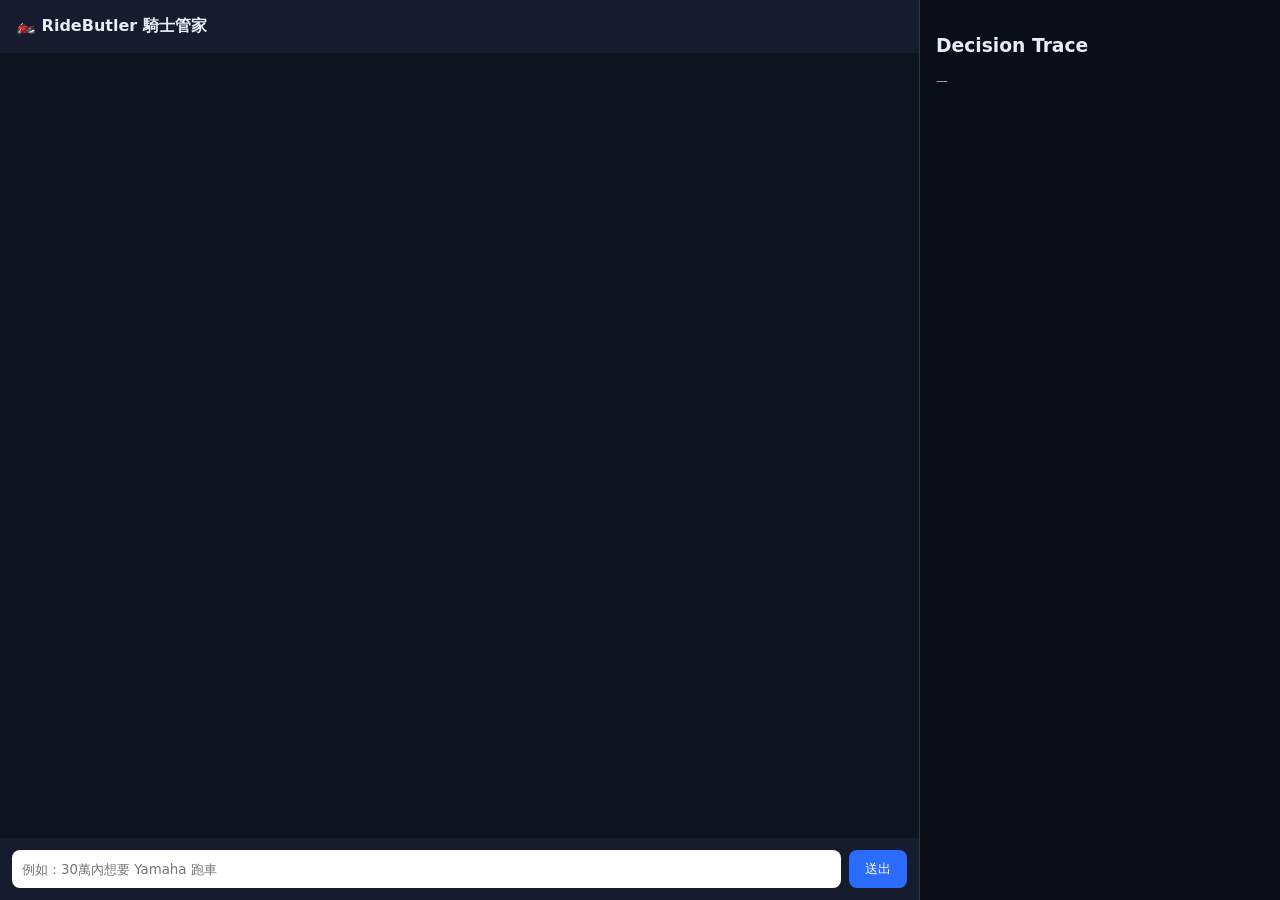
<file: templates/index.html>
<!doctype html>
<html lang="zh-Hant">
<head>
  <meta charset="utf-8"><title>RideButler 二手重機客服</title>
  <meta name="viewport" content="width=device-width, initial-scale=1">
  <link rel="stylesheet" href="/static/style.css">
</head>
<body>
  <div class="layout">
    <section class="chat">
      <header>🏍️ RideButler 騎士管家</header>
      <div id="messages"></div>
      <form id="composer"><input id="input" autocomplete="off"
        placeholder="例如：30萬內想要 Yamaha 跑車"><button>送出</button></form>
    </section>
    <aside class="trace"><h3>Decision Trace</h3><pre id="trace">—</pre></aside>
  </div>
  <script src="/static/app.js"></script>
</body>
</html>
</file>
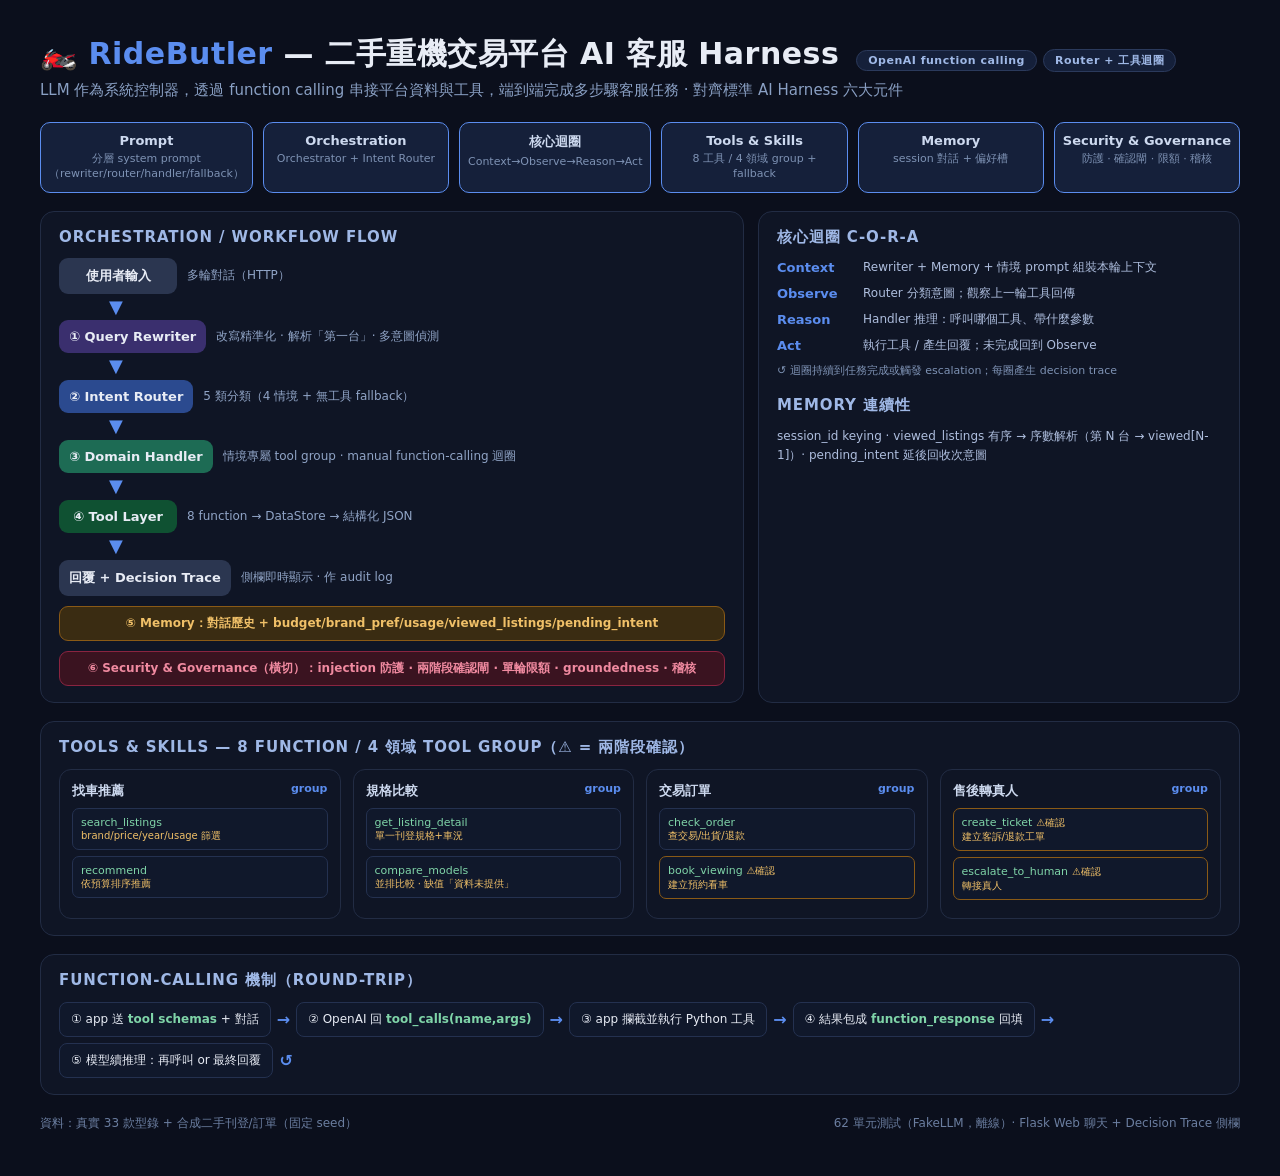
<file: report/infographic.html>
<!doctype html>
<html lang="zh-Hant">
<head>
<meta charset="utf-8">
<title>RideButler AI Harness — Infographic</title>
<style>
  * { margin:0; padding:0; box-sizing:border-box; font-family:"PingFang TC","Microsoft JhengHei",system-ui,sans-serif; }
  body { background:#0b0f1c; color:#e8ecf5; width:1280px; padding:34px 40px 44px; }
  h1 { font-size:30px; letter-spacing:.5px; }
  h1 .em { color:#5b8def; }
  .sub { color:#8aa0c4; margin-top:6px; font-size:15px; }
  .grid6 { display:grid; grid-template-columns:repeat(6,1fr); gap:10px; margin:22px 0 6px; }
  .comp { background:#141b2e; border:1px solid #25304a; border-radius:10px; padding:10px 8px; text-align:center; }
  .comp .t { font-size:13px; font-weight:700; color:#cdd9ef; }
  .comp .d { font-size:11px; color:#7e92b4; margin-top:4px; line-height:1.35; }
  .comp.hl { border-color:#5b8def; background:#15203a; }
  .row { display:flex; gap:14px; margin-top:18px; }
  .panel { background:#0f1525; border:1px solid #222c44; border-radius:14px; padding:16px 18px; }
  .panel h2 { font-size:15px; color:#9fb8e6; text-transform:uppercase; letter-spacing:.06em; margin-bottom:12px; }
  .flow { flex:1.5; }
  .pipe { display:flex; flex-direction:column; gap:8px; }
  .stage { display:flex; align-items:center; gap:10px; }
  .chip { min-width:118px; text-align:center; padding:9px 10px; border-radius:9px; font-size:13px; font-weight:700; }
  .c-user{ background:#2b3650; } .c-rw{ background:#3a2f6e; } .c-rt{ background:#2b4a8f; }
  .c-hd{ background:#1d6b54; } .c-tool{ background:#0f5132; } .c-reply{ background:#2b3650; }
  .stage .desc { font-size:12px; color:#90a4c6; }
  .arrow { color:#5b8def; font-size:18px; padding-left:50px; line-height:.6; }
  .crossbar { margin-top:10px; display:flex; gap:10px; }
  .bar { flex:1; border-radius:9px; padding:8px 10px; font-size:12px; text-align:center; font-weight:600; }
  .mem { background:#3a2c12; border:1px solid #8a5a16; color:#f0c068; }
  .gov { background:#3a1320; border:1px solid #8a2440; color:#f08aa0; }
  .cora { flex:1; }
  .cora .step { display:flex; align-items:center; gap:8px; margin-bottom:9px; }
  .cora .k { width:78px; font-weight:800; font-size:13px; color:#5b8def; }
  .cora .v { font-size:12px; color:#aebede; }
  .cora .loopnote { font-size:11px; color:#7e92b4; margin-top:4px; }
  .tools { margin-top:18px; }
  .tgrid { display:grid; grid-template-columns:repeat(4,1fr); gap:12px; }
  .dom { background:#0f1525; border:1px solid #222c44; border-radius:12px; padding:12px; }
  .dom .h { font-size:13px; font-weight:800; color:#cdd9ef; margin-bottom:8px; display:flex; justify-content:space-between; }
  .dom .h .g { color:#5b8def; font-size:11px; font-weight:600; }
  .tool { background:#10182b; border:1px solid #243150; border-radius:7px; padding:6px 8px; margin-bottom:6px; font-size:12px; }
  .tool code { color:#7fd4a8; font-size:11px; }
  .tool.warn { border-color:#8a5a16; }
  .tool .lock { color:#f0c068; font-size:10px; }
  .rt { margin-top:18px; }
  .rtsteps { display:flex; align-items:center; gap:6px; flex-wrap:wrap; }
  .rtbox { background:#10182b; border:1px solid #243150; border-radius:8px; padding:8px 11px; font-size:12px; }
  .rtbox b { color:#7fd4a8; }
  .rtar { color:#5b8def; font-weight:800; }
  .foot { margin-top:20px; color:#6b7ea0; font-size:12px; display:flex; justify-content:space-between; }
  .tag { display:inline-block; background:#15203a; border:1px solid #2b3a5c; color:#9fb8e6; border-radius:20px; padding:3px 11px; font-size:11px; margin-left:6px; }
</style>
</head>
<body>
  <h1>🏍️ <span class="em">RideButler</span> — 二手重機交易平台 AI 客服 Harness
    <span class="tag">OpenAI function calling</span><span class="tag">Router + 工具迴圈</span></h1>
  <div class="sub">LLM 作為系統控制器，透過 function calling 串接平台資料與工具，端到端完成多步驟客服任務 · 對齊標準 AI Harness 六大元件</div>

  <!-- 6 canonical components -->
  <div class="grid6">
    <div class="comp hl"><div class="t">Prompt</div><div class="d">分層 system prompt（rewriter/router/handler/fallback）</div></div>
    <div class="comp hl"><div class="t">Orchestration</div><div class="d">Orchestrator + Intent Router</div></div>
    <div class="comp hl"><div class="t">核心迴圈</div><div class="d">Context→Observe→Reason→Act</div></div>
    <div class="comp hl"><div class="t">Tools & Skills</div><div class="d">8 工具 / 4 領域 group + fallback</div></div>
    <div class="comp hl"><div class="t">Memory</div><div class="d">session 對話 + 偏好槽</div></div>
    <div class="comp hl"><div class="t">Security & Governance</div><div class="d">防護 · 確認閘 · 限額 · 稽核</div></div>
  </div>

  <!-- main flow + C-O-R-A -->
  <div class="row">
    <div class="panel flow">
      <h2>Orchestration / Workflow Flow</h2>
      <div class="pipe">
        <div class="stage"><div class="chip c-user">使用者輸入</div><div class="desc">多輪對話（HTTP）</div></div>
        <div class="arrow">▼</div>
        <div class="stage"><div class="chip c-rw">① Query Rewriter</div><div class="desc">改寫精準化 · 解析「第一台」· 多意圖偵測</div></div>
        <div class="arrow">▼</div>
        <div class="stage"><div class="chip c-rt">② Intent Router</div><div class="desc">5 類分類（4 情境 + 無工具 fallback）</div></div>
        <div class="arrow">▼</div>
        <div class="stage"><div class="chip c-hd">③ Domain Handler</div><div class="desc">情境專屬 tool group · manual function-calling 迴圈</div></div>
        <div class="arrow">▼</div>
        <div class="stage"><div class="chip c-tool">④ Tool Layer</div><div class="desc">8 function → DataStore → 結構化 JSON</div></div>
        <div class="arrow">▼</div>
        <div class="stage"><div class="chip c-reply">回覆 + Decision Trace</div><div class="desc">側欄即時顯示 · 作 audit log</div></div>
      </div>
      <div class="crossbar">
        <div class="bar mem">⑤ Memory：對話歷史 + budget/brand_pref/usage/viewed_listings/pending_intent</div>
      </div>
      <div class="crossbar">
        <div class="bar gov">⑥ Security & Governance（橫切）：injection 防護 · 兩階段確認閘 · 單輪限額 · groundedness · 稽核</div>
      </div>
    </div>

    <div class="panel cora">
      <h2>核心迴圈 C-O-R-A</h2>
      <div class="step"><div class="k">Context</div><div class="v">Rewriter + Memory + 情境 prompt 組裝本輪上下文</div></div>
      <div class="step"><div class="k">Observe</div><div class="v">Router 分類意圖；觀察上一輪工具回傳</div></div>
      <div class="step"><div class="k">Reason</div><div class="v">Handler 推理：呼叫哪個工具、帶什麼參數</div></div>
      <div class="step"><div class="k">Act</div><div class="v">執行工具 / 產生回覆；未完成回到 Observe</div></div>
      <div class="loopnote">↺ 迴圈持續到任務完成或觸發 escalation；每圈產生 decision trace</div>
      <h2 style="margin-top:18px">Memory 連續性</h2>
      <div class="v" style="font-size:12px;color:#aebede;line-height:1.6">
        session_id keying · viewed_listings 有序 → 序數解析（第 N 台 → viewed[N-1]）· pending_intent 延後回收次意圖
      </div>
    </div>
  </div>

  <!-- tool chain -->
  <div class="panel tools">
    <h2>Tools & Skills — 8 function / 4 領域 tool group（⚠ = 兩階段確認）</h2>
    <div class="tgrid">
      <div class="dom"><div class="h">找車推薦 <span class="g">group</span></div>
        <div class="tool"><code>search_listings</code><div class="lock">brand/price/year/usage 篩選</div></div>
        <div class="tool"><code>recommend</code><div class="lock">依預算排序推薦</div></div>
      </div>
      <div class="dom"><div class="h">規格比較 <span class="g">group</span></div>
        <div class="tool"><code>get_listing_detail</code><div class="lock">單一刊登規格+車況</div></div>
        <div class="tool"><code>compare_models</code><div class="lock">並排比較 · 缺值「資料未提供」</div></div>
      </div>
      <div class="dom"><div class="h">交易訂單 <span class="g">group</span></div>
        <div class="tool"><code>check_order</code><div class="lock">查交易/出貨/退款</div></div>
        <div class="tool warn"><code>book_viewing</code> <span class="lock">⚠確認</span><div class="lock">建立預約看車</div></div>
      </div>
      <div class="dom"><div class="h">售後轉真人 <span class="g">group</span></div>
        <div class="tool warn"><code>create_ticket</code> <span class="lock">⚠確認</span><div class="lock">建立客訴/退款工單</div></div>
        <div class="tool warn"><code>escalate_to_human</code> <span class="lock">⚠確認</span><div class="lock">轉接真人</div></div>
      </div>
    </div>
  </div>

  <!-- function-calling round trip -->
  <div class="panel rt">
    <h2>Function-Calling 機制（round-trip）</h2>
    <div class="rtsteps">
      <div class="rtbox">① app 送 <b>tool schemas</b> + 對話</div>
      <span class="rtar">→</span>
      <div class="rtbox">② OpenAI 回 <b>tool_calls(name,args)</b></div>
      <span class="rtar">→</span>
      <div class="rtbox">③ app 攔截並執行 Python 工具</div>
      <span class="rtar">→</span>
      <div class="rtbox">④ 結果包成 <b>function_response</b> 回填</div>
      <span class="rtar">→</span>
      <div class="rtbox">⑤ 模型續推理：再呼叫 or 最終回覆</div>
      <span class="rtar">↺</span>
    </div>
  </div>

  <div class="foot">
    <div>資料：真實 33 款型錄 + 合成二手刊登/訂單（固定 seed）</div>
    <div>62 單元測試（FakeLLM，離線）· Flask Web 聊天 + Decision Trace 側欄</div>
  </div>
</body>
</html>
</file>
<file: static/style.css>
* { box-sizing: border-box; font-family: system-ui, "PingFang TC", sans-serif; }
body { margin: 0; background: #0f1320; color: #e8ecf5; }
.layout { display: grid; grid-template-columns: 1fr 360px; height: 100vh; }
.chat { display: flex; flex-direction: column; border-right: 1px solid #243; }
.chat header { padding: 16px; font-weight: 700; background: #161c2e; }
#messages { flex: 1; overflow-y: auto; padding: 16px; display: flex; flex-direction: column; gap: 10px; }
.msg { max-width: 80%; padding: 10px 14px; border-radius: 12px; white-space: pre-wrap; }
.msg.user { align-self: flex-end; background: #2b6cff; }
.msg.bot { align-self: flex-start; background: #1c2740; }
#composer { display: flex; gap: 8px; padding: 12px; background: #161c2e; }
#input { flex: 1; padding: 10px; border-radius: 8px; border: none; }
#composer button { padding: 10px 16px; border: none; border-radius: 8px; background: #2b6cff; color: #fff; }
.trace { padding: 16px; overflow-y: auto; background: #0b0e18; }
.trace pre { white-space: pre-wrap; font-size: 12px; color: #9fb3d1; }
</file>
